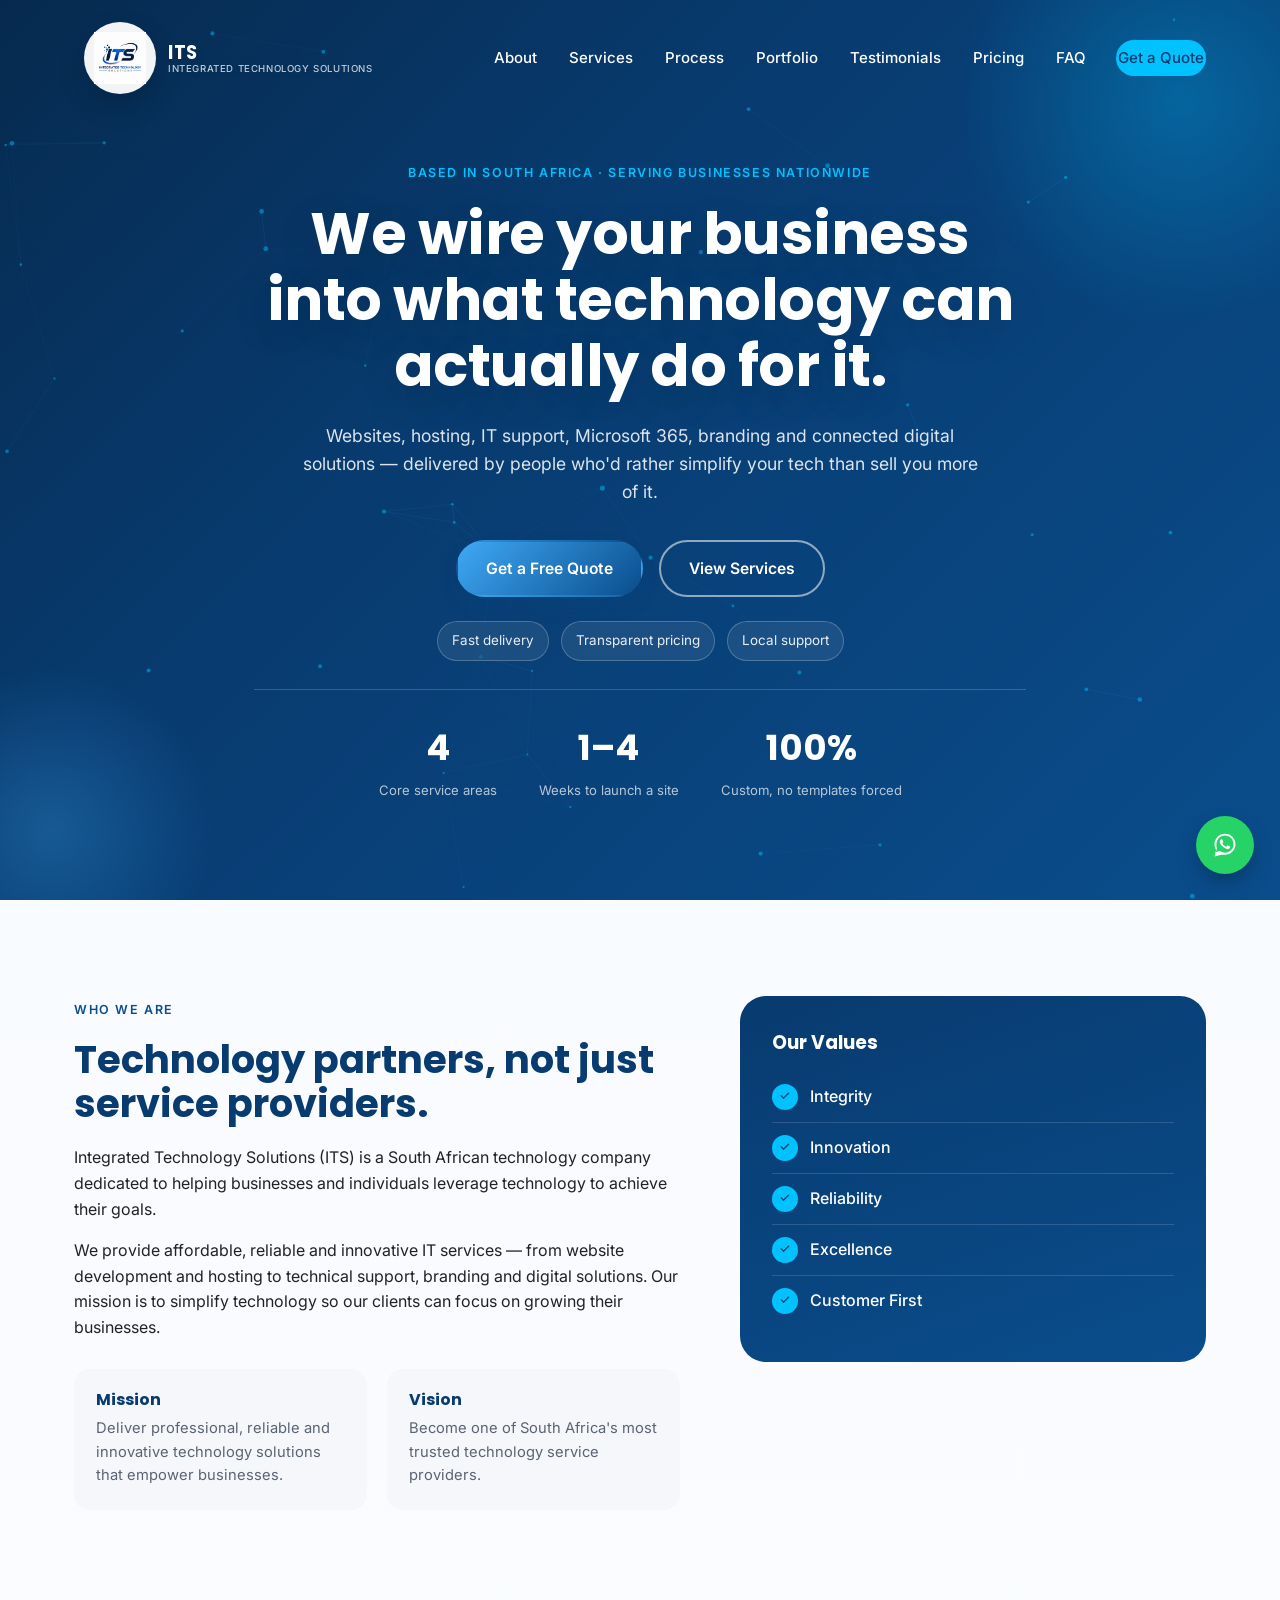
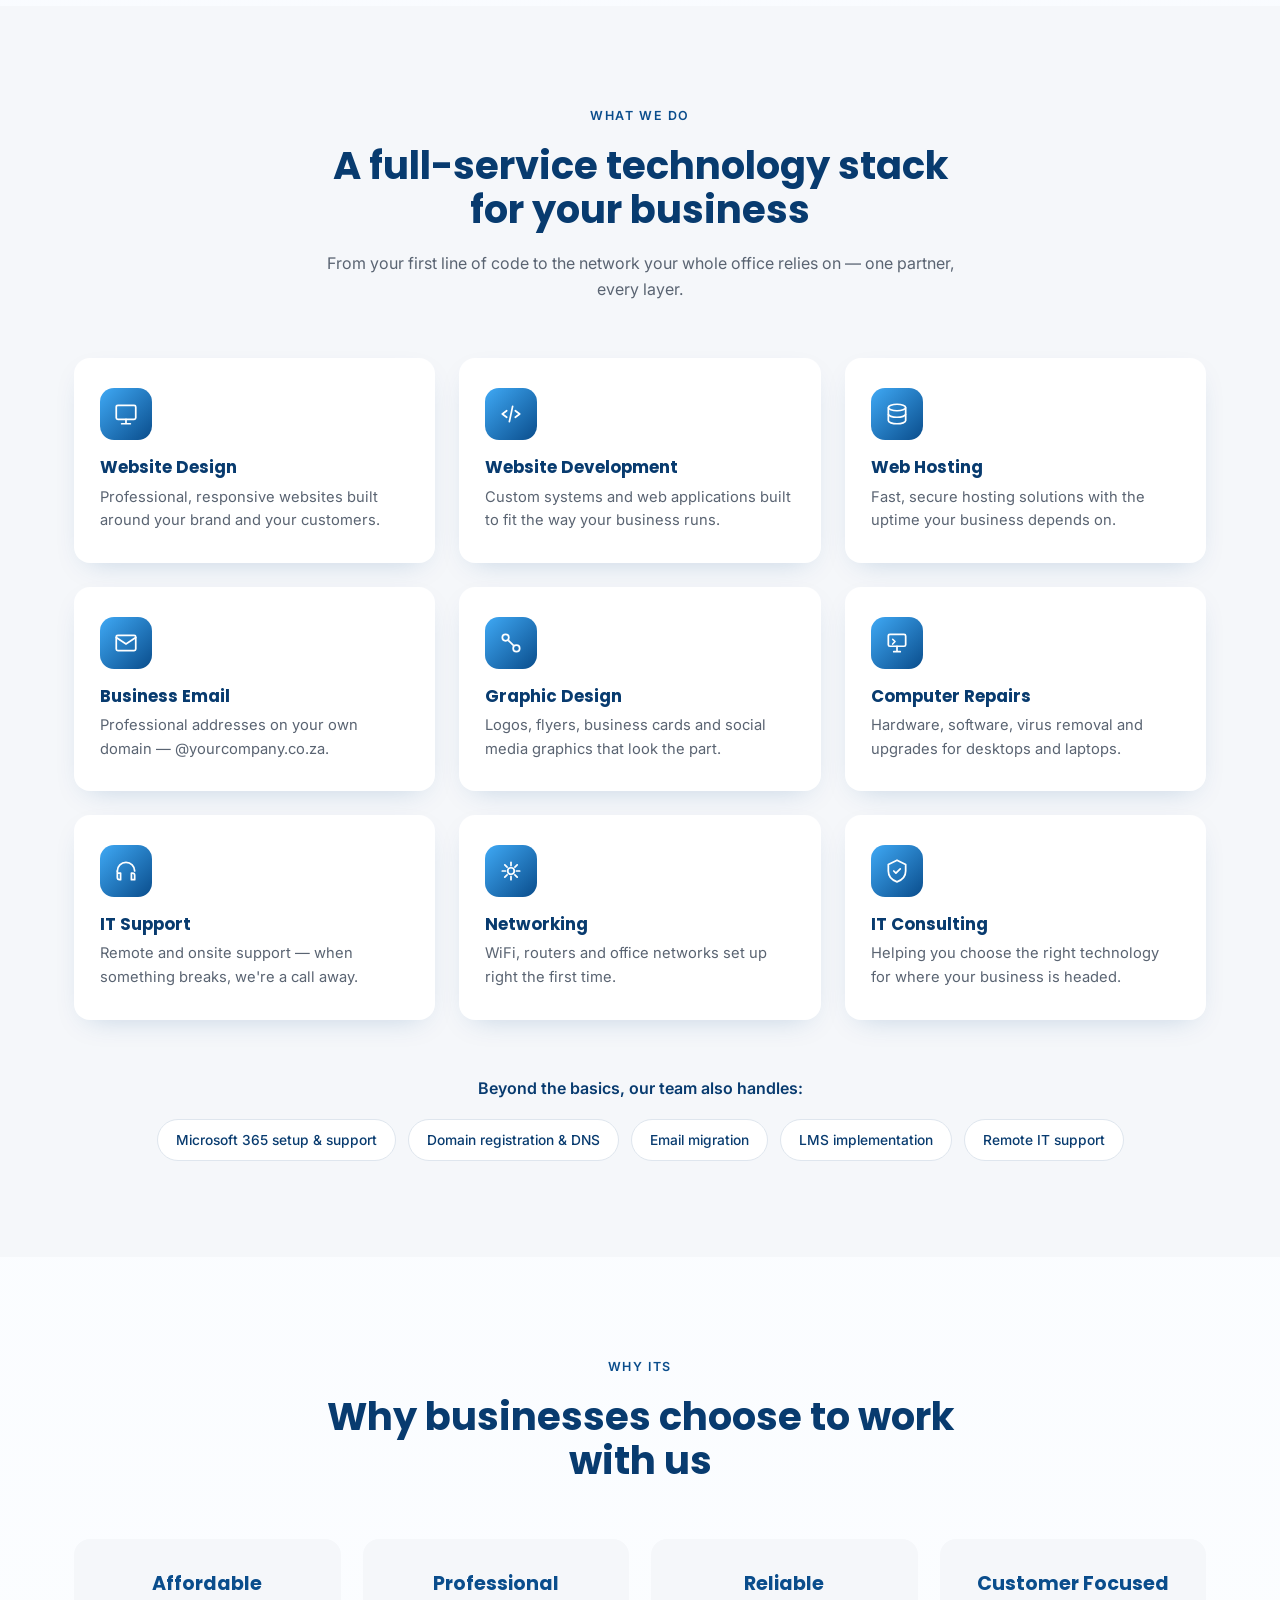
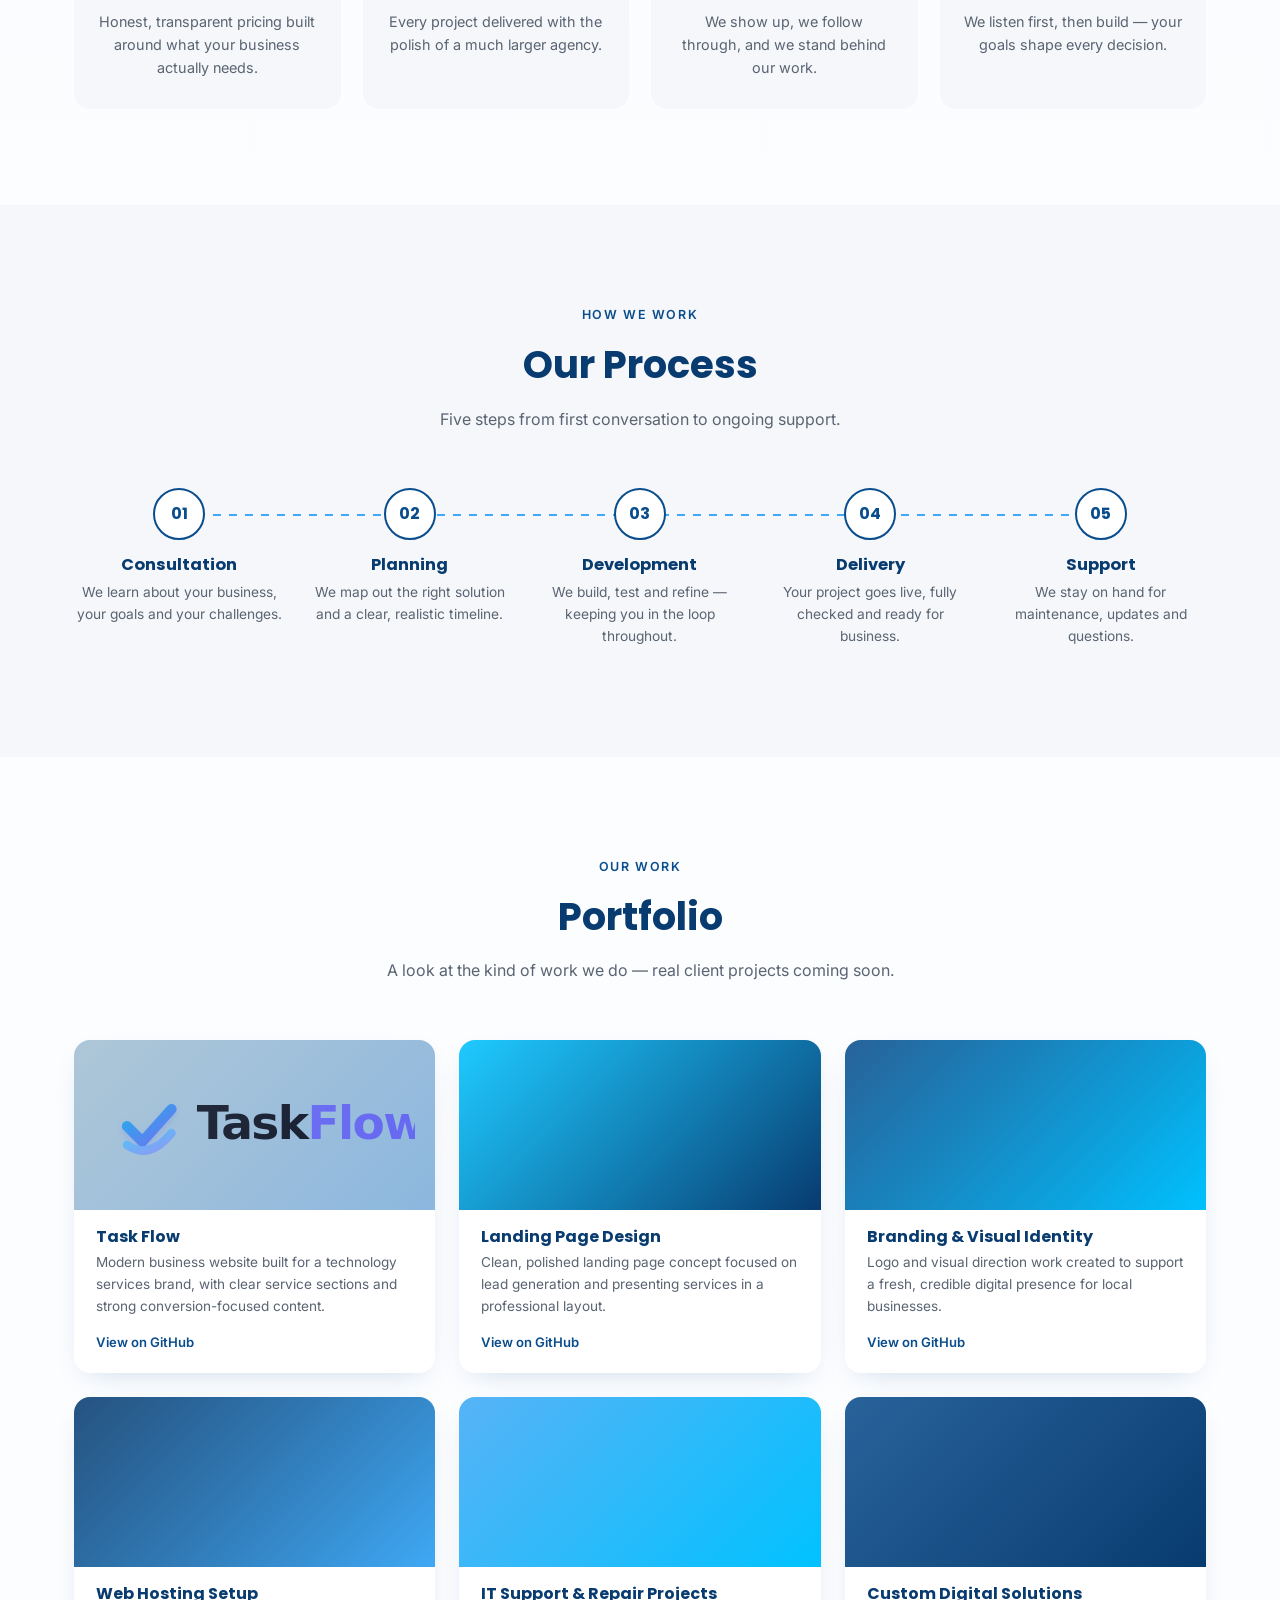
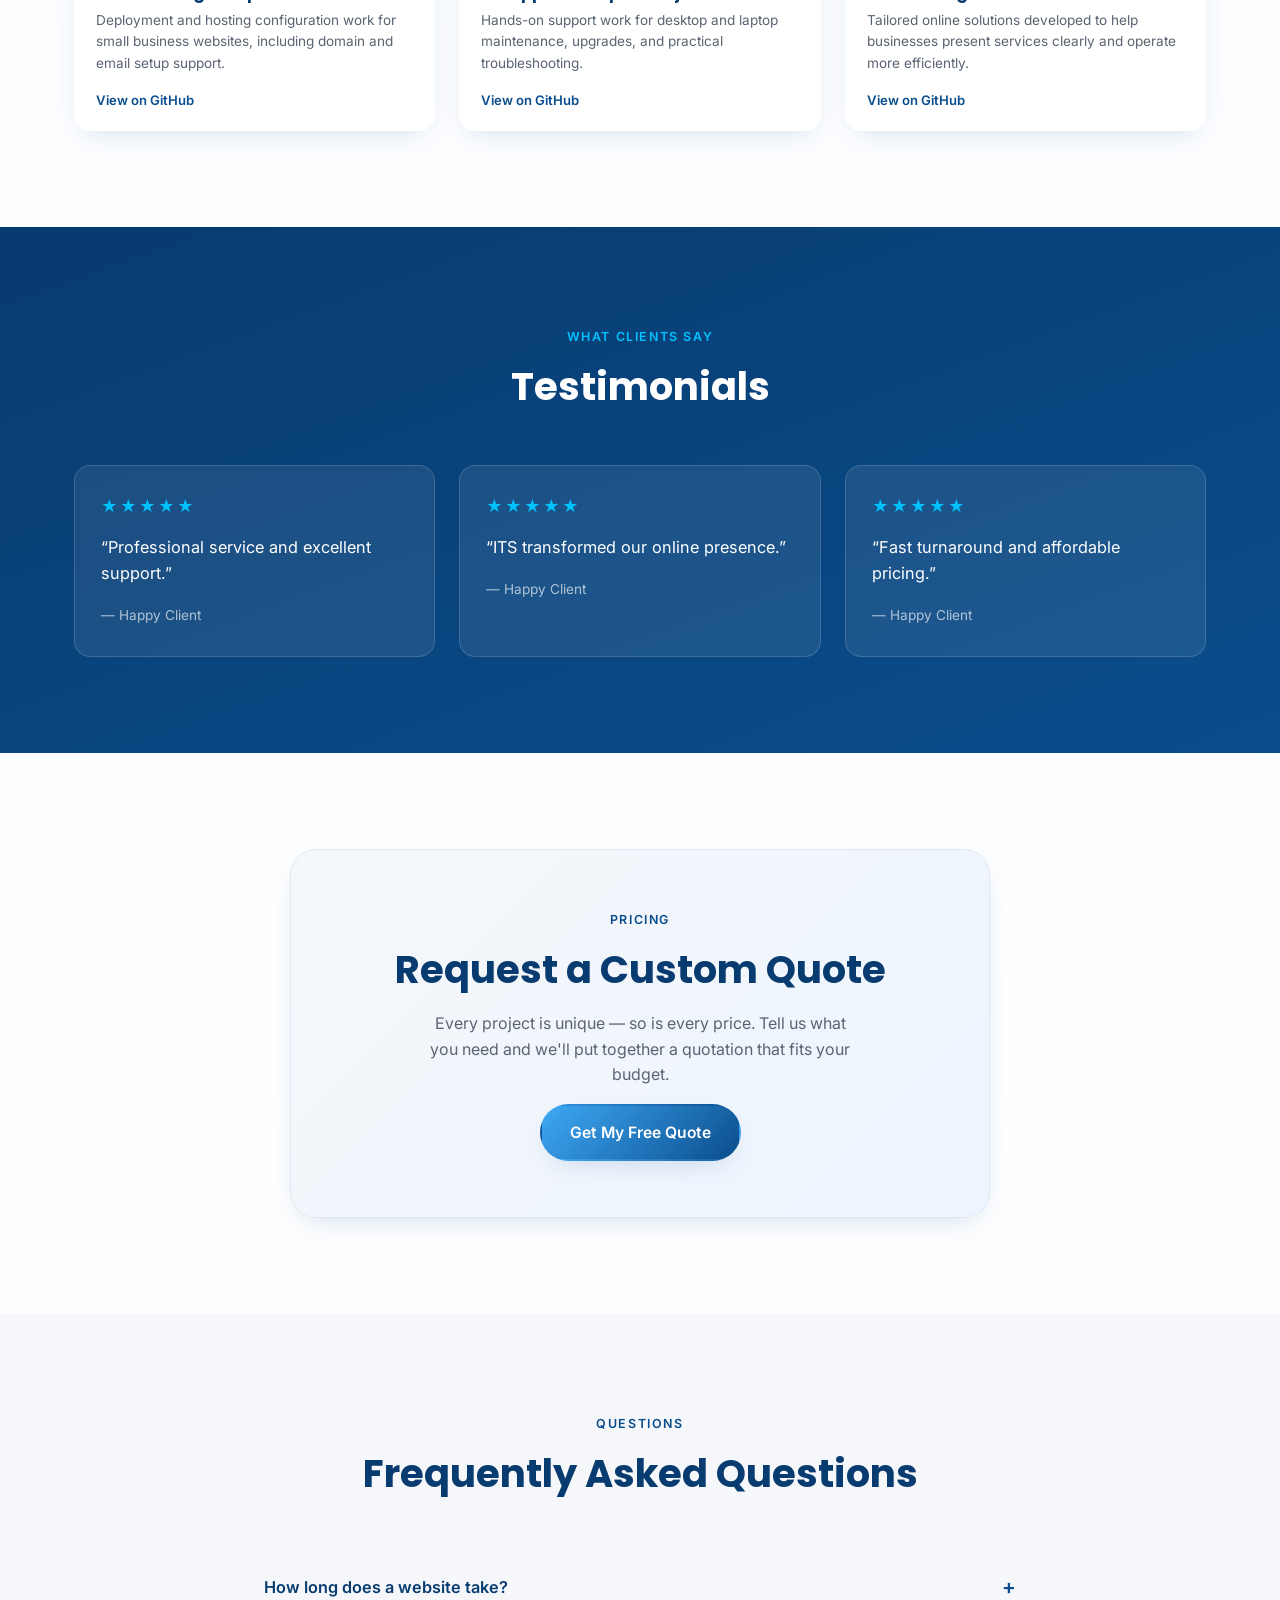
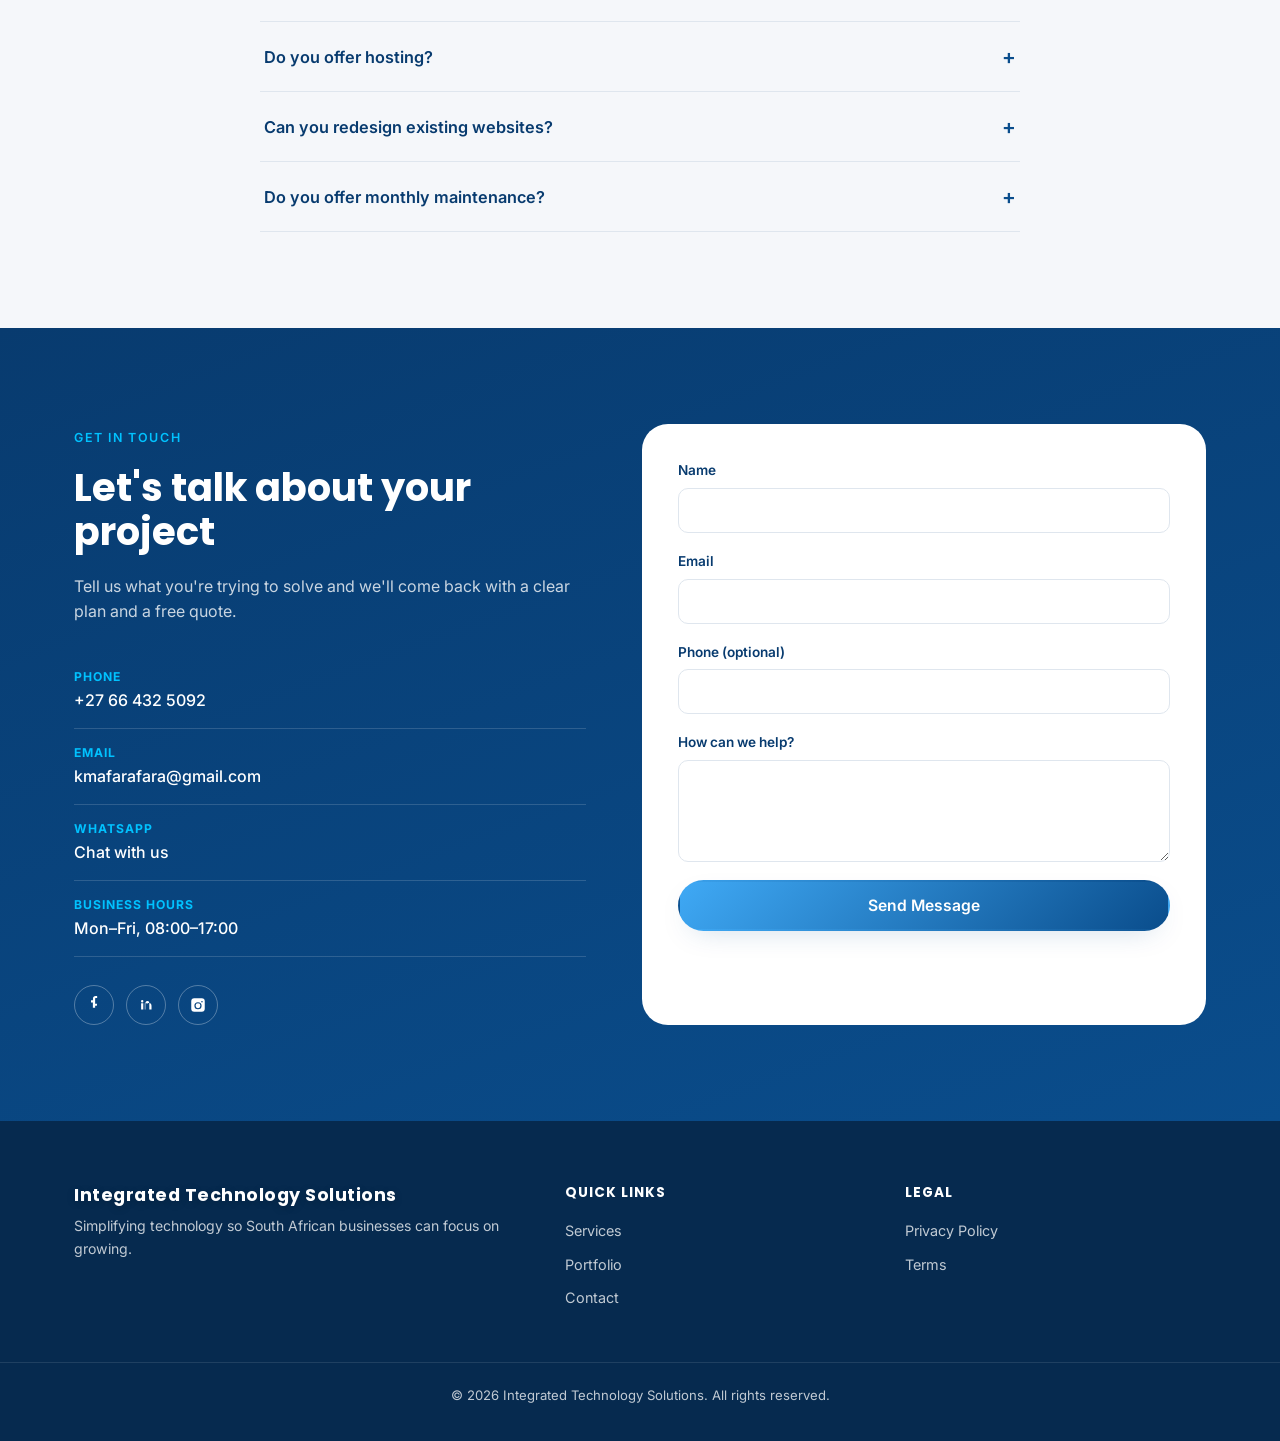
<file: index.html>
<!DOCTYPE html>
<html lang="en">
<head>
<meta charset="UTF-8">
<meta name="viewport" content="width=device-width, initial-scale=1.0">
<title>Integrated Technology Solutions | IT Support, Web &amp; Hosting in South Africa</title>
<meta name="description" content="Integrated Technology Solutions (ITS) provides professional websites, IT support, hosting, Microsoft 365, branding and digital solutions for South African businesses.">
<meta name="keywords" content="IT support South Africa, website design South Africa, web hosting South Africa, Microsoft 365 support, business branding, digital solutions">
<meta name="author" content="Integrated Technology Solutions">
<meta name="robots" content="index,follow,max-image-preview:large,max-snippet:-1,max-video-preview:-1">
<meta name="theme-color" content="#0A4D8C">
<meta name="geo.region" content="ZA">
<meta name="geo.placename" content="South Africa">
<link rel="canonical" href="https://integratedtechnologysolutions.co.za/">
<link rel="sitemap" type="application/xml" href="/sitemap.xml">
<link rel="icon" href="assets/img/its.ico">
<link rel="preconnect" href="https://fonts.googleapis.com">
<link rel="preconnect" href="https://fonts.gstatic.com" crossorigin>
<link href="https://fonts.googleapis.com/css2?family=Poppins:wght@600;700;800&family=Inter:wght@400;500;600&display=swap" rel="stylesheet">
<link rel="stylesheet" href="assets/css/style.css">
<meta property="og:type" content="website">
<meta property="og:locale" content="en_ZA">
<meta property="og:url" content="https://integratedtechnologysolutions.co.za/">
<meta property="og:title" content="Integrated Technology Solutions | IT Support, Web & Hosting in South Africa">
<meta property="og:description" content="Professional websites, IT support, hosting, Microsoft 365, branding and digital solutions for South African businesses.">
<meta property="og:image" content="https://integratedtechnologysolutions.co.za/assets/img/its.png">
<meta property="og:image:alt" content="ITS logo for a South African technology services provider">
<meta property="og:site_name" content="Integrated Technology Solutions">
<meta name="twitter:card" content="summary_large_image">
<meta name="twitter:title" content="Integrated Technology Solutions | IT Support, Web & Hosting in South Africa">
<meta name="twitter:description" content="Professional websites, IT support, hosting, Microsoft 365, branding and digital solutions for South African businesses.">
<meta name="twitter:image" content="https://integratedtechnologysolutions.co.za/assets/img/its.png">
<meta name="twitter:image:alt" content="ITS logo for a South African technology services provider">
<script type="application/ld+json">
{
  "@context": "https://schema.org",
  "@type": "LocalBusiness",
  "name": "Integrated Technology Solutions",
  "legalName": "Integrated Technology Solutions",
  "url": "https://integratedtechnologysolutions.co.za/",
  "description": "Integrated Technology Solutions provides website design, web development, hosting, IT support, Microsoft 365 and branding services for businesses in South Africa.",
  "telephone": "+27-66-432-5092",
  "email": "kmafarafara@gmail.com",
  "address": {
    "@type": "PostalAddress",
    "addressCountry": "ZA",
    "addressRegion": "South Africa"
  },
  "areaServed": ["South Africa"],
  "sameAs": [
    "https://wa.me/27664325092"
  ],
  "openingHoursSpecification": [
    {
      "@type": "OpeningHoursSpecification",
      "dayOfWeek": ["Monday", "Tuesday", "Wednesday", "Thursday", "Friday"],
      "opens": "08:00",
      "closes": "17:00"
    }
  ],
  "priceRange": "$$"
}
</script>
</head>
<body>

<!-- ===== NAV ===== -->
<header class="site-header" id="siteHeader">
  <div class="nav-wrap">
    <a href="#home" class="brand">
      <span class="brand-mark" aria-hidden="true">
        <img src="assets/img/logo.png" alt="ITS logo" width="44" height="44">
      </span>
      <span class="brand-text">ITS<em>Integrated Technology Solutions</em></span>
    </a>

    <nav class="main-nav" id="mainNav" aria-label="Primary">
      <a href="#about">About</a>
      <a href="#services">Services</a>
      <a href="#process">Process</a>
      <a href="#portfolio">Portfolio</a>
      <a href="#testimonials">Testimonials</a>
      <a href="#pricing">Pricing</a>
      <a href="#faq">FAQ</a>
      <a href="#contact" class="nav-cta">Get a Quote</a>
    </nav>

    <button class="nav-toggle" id="navToggle" aria-label="Toggle menu" aria-expanded="false">
      <span></span><span></span><span></span>
    </button>
  </div>
</header>

<main>

<!-- ===== HERO ===== -->
<section class="hero" id="home">
  <canvas id="networkCanvas" aria-hidden="true"></canvas>
  <div class="hero-inner">
    <p class="eyebrow">Based in South Africa · Serving businesses nationwide</p>
    <h1>We wire your business into what technology can actually do for it.</h1>
    <p class="hero-lead">Websites, hosting, IT support, Microsoft&nbsp;365, branding and connected digital solutions &mdash; delivered by people who'd rather simplify your tech than sell you more of it.</p>
    <div class="hero-actions">
      <a href="#contact" class="btn btn-primary">Get a Free Quote</a>
      <a href="#services" class="btn btn-ghost">View Services</a>
    </div>
    <div class="hero-badges" aria-label="Highlights">
      <span>Fast delivery</span>
      <span>Transparent pricing</span>
      <span>Local support</span>
    </div>
    <div class="hero-stats" id="heroStats">
      <div class="stat"><span class="stat-num" data-count="4">0</span><span class="stat-label">Core service areas</span></div>
      <div class="stat"><span class="stat-num" data-count="1" data-suffix="&ndash;4">0</span><span class="stat-label">Weeks to launch a site</span></div>
      <div class="stat"><span class="stat-num" data-count="100" data-suffix="%">0</span><span class="stat-label">Custom, no templates forced</span></div>
    </div>
  </div>
</section>

<!-- ===== ABOUT ===== -->
<section class="section" id="about">
  <div class="container about-grid">
    <div class="about-copy reveal">
      <span class="eyebrow eyebrow-dark">Who we are</span>
      <h2>Technology partners, not just service providers.</h2>
      <p>Integrated Technology Solutions (ITS) is a South African technology company dedicated to helping businesses and individuals leverage technology to achieve their goals.</p>
      <p>We provide affordable, reliable and innovative IT services &mdash; from website development and hosting to technical support, branding and digital solutions. Our mission is to simplify technology so our clients can focus on growing their businesses.</p>

      <div class="mvv">
        <div class="mvv-card">
          <h3>Mission</h3>
          <p>Deliver professional, reliable and innovative technology solutions that empower businesses.</p>
        </div>
        <div class="mvv-card">
          <h3>Vision</h3>
          <p>Become one of South Africa's most trusted technology service providers.</p>
        </div>
      </div>
    </div>

    <div class="values-panel reveal">
      <h3>Our Values</h3>
      <ul class="values-list">
        <li><span class="check">&#10003;</span> Integrity</li>
        <li><span class="check">&#10003;</span> Innovation</li>
        <li><span class="check">&#10003;</span> Reliability</li>
        <li><span class="check">&#10003;</span> Excellence</li>
        <li><span class="check">&#10003;</span> Customer First</li>
      </ul>
    </div>
  </div>
</section>

<!-- ===== SERVICES ===== -->
<section class="section section-alt" id="services">
  <div class="container">
    <div class="section-head reveal">
      <span class="eyebrow eyebrow-dark">What we do</span>
      <h2>A full-service technology stack for your business</h2>
      <p class="section-sub">From your first line of code to the network your whole office relies on &mdash; one partner, every layer.</p>
    </div>

    <div class="services-grid">
      <div class="service-card reveal">
        <div class="service-icon">
          <svg viewBox="0 0 24 24" fill="none"><rect x="3" y="4" width="18" height="13" rx="1.5" stroke="currentColor" stroke-width="1.6"/><path d="M8 21h8M12 17v4" stroke="currentColor" stroke-width="1.6" stroke-linecap="round"/></svg>
        </div>
        <h3>Website Design</h3>
        <p>Professional, responsive websites built around your brand and your customers.</p>
      </div>

      <div class="service-card reveal">
        <div class="service-icon">
          <svg viewBox="0 0 24 24" fill="none"><path d="M8 9l-4 3 4 3M16 9l4 3-4 3M13.5 5l-3 14" stroke="currentColor" stroke-width="1.6" stroke-linecap="round" stroke-linejoin="round"/></svg>
        </div>
        <h3>Website Development</h3>
        <p>Custom systems and web applications built to fit the way your business runs.</p>
      </div>

      <div class="service-card reveal">
        <div class="service-icon">
          <svg viewBox="0 0 24 24" fill="none"><ellipse cx="12" cy="6" rx="8" ry="3" stroke="currentColor" stroke-width="1.6"/><path d="M4 6v12c0 1.7 3.6 3 8 3s8-1.3 8-3V6" stroke="currentColor" stroke-width="1.6"/><path d="M4 12c0 1.7 3.6 3 8 3s8-1.3 8-3" stroke="currentColor" stroke-width="1.6"/></svg>
        </div>
        <h3>Web Hosting</h3>
        <p>Fast, secure hosting solutions with the uptime your business depends on.</p>
      </div>

      <div class="service-card reveal">
        <div class="service-icon">
          <svg viewBox="0 0 24 24" fill="none"><rect x="3" y="5" width="18" height="14" rx="1.5" stroke="currentColor" stroke-width="1.6"/><path d="M3 7l9 6 9-6" stroke="currentColor" stroke-width="1.6" stroke-linecap="round"/></svg>
        </div>
        <h3>Business Email</h3>
        <p>Professional addresses on your own domain &mdash; @yourcompany.co.za.</p>
      </div>

      <div class="service-card reveal">
        <div class="service-icon">
          <svg viewBox="0 0 24 24" fill="none"><circle cx="7" cy="7" r="3" stroke="currentColor" stroke-width="1.6"/><circle cx="17" cy="17" r="3" stroke="currentColor" stroke-width="1.6"/><path d="M9.5 9.5l5 5" stroke="currentColor" stroke-width="1.6"/></svg>
        </div>
        <h3>Graphic Design</h3>
        <p>Logos, flyers, business cards and social media graphics that look the part.</p>
      </div>

      <div class="service-card reveal">
        <div class="service-icon">
          <svg viewBox="0 0 24 24" fill="none"><rect x="4" y="4" width="16" height="11" rx="1.5" stroke="currentColor" stroke-width="1.6"/><path d="M9 20h6M12 15v5" stroke="currentColor" stroke-width="1.6" stroke-linecap="round"/><path d="M8 8.5l2.2 2.2L8 13" stroke="currentColor" stroke-width="1.4" stroke-linecap="round" stroke-linejoin="round"/></svg>
        </div>
        <h3>Computer Repairs</h3>
        <p>Hardware, software, virus removal and upgrades for desktops and laptops.</p>
      </div>

      <div class="service-card reveal">
        <div class="service-icon">
          <svg viewBox="0 0 24 24" fill="none"><path d="M4 12a8 8 0 0116 0" stroke="currentColor" stroke-width="1.6" stroke-linecap="round"/><path d="M4 12v6a2 2 0 002 2h1v-6H4zM17 14h1a2 2 0 012 2v4h-3v-6z" stroke="currentColor" stroke-width="1.6" stroke-linejoin="round"/></svg>
        </div>
        <h3>IT Support</h3>
        <p>Remote and onsite support &mdash; when something breaks, we're a call away.</p>
      </div>

      <div class="service-card reveal">
        <div class="service-icon">
          <svg viewBox="0 0 24 24" fill="none"><circle cx="12" cy="12" r="3" stroke="currentColor" stroke-width="1.6"/><path d="M4 12h3M17 12h3M12 4v3M12 17v3M6.3 6.3l2.1 2.1M15.6 15.6l2.1 2.1M17.7 6.3l-2.1 2.1M8.4 15.6l-2.1 2.1" stroke="currentColor" stroke-width="1.6" stroke-linecap="round"/></svg>
        </div>
        <h3>Networking</h3>
        <p>WiFi, routers and office networks set up right the first time.</p>
      </div>

      <div class="service-card reveal">
        <div class="service-icon">
          <svg viewBox="0 0 24 24" fill="none"><path d="M12 2l8 4v6c0 5-3.4 8.4-8 10-4.6-1.6-8-5-8-10V6l8-4z" stroke="currentColor" stroke-width="1.6" stroke-linejoin="round"/><path d="M9 12l2 2 4-4" stroke="currentColor" stroke-width="1.6" stroke-linecap="round" stroke-linejoin="round"/></svg>
        </div>
        <h3>IT Consulting</h3>
        <p>Helping you choose the right technology for where your business is headed.</p>
      </div>
    </div>

    <div class="specialty-strip reveal">
      <p class="specialty-lead">Beyond the basics, our team also handles:</p>
      <div class="specialty-tags">
        <span>Microsoft 365 setup &amp; support</span>
        <span>Domain registration &amp; DNS</span>
        <span>Email migration</span>
        <span>LMS implementation</span>
        <span>Remote IT support</span>
        <!-- <span>Security monitoring</span> -->
        <!-- <span>Backup &amp; disaster recovery</span> -->
      </div>
    </div>
  </div>
</section>

<!-- ===== WHY CHOOSE US ===== -->
<section class="section" id="why">
  <div class="container">
    <div class="section-head reveal">
      <span class="eyebrow eyebrow-dark">Why ITS</span>
      <h2>Why businesses choose to work with us</h2>
    </div>
    <div class="why-grid">
      <div class="why-card reveal">
        <span class="why-num">Affordable</span>
        <p>Honest, transparent pricing built around what your business actually needs.</p>
      </div>
      <div class="why-card reveal">
        <span class="why-num">Professional</span>
        <p>Every project delivered with the polish of a much larger agency.</p>
      </div>
      <div class="why-card reveal">
        <span class="why-num">Reliable</span>
        <p>We show up, we follow through, and we stand behind our work.</p>
      </div>
      <div class="why-card reveal">
        <span class="why-num">Customer&nbsp;Focused</span>
        <p>We listen first, then build &mdash; your goals shape every decision.</p>
      </div>
    </div>
  </div>
</section>

<!-- ===== PROCESS ===== -->
<section class="section section-alt" id="process">
  <div class="container">
    <div class="section-head reveal">
      <span class="eyebrow eyebrow-dark">How we work</span>
      <h2>Our Process</h2>
      <p class="section-sub">Five steps from first conversation to ongoing support.</p>
    </div>
    <div class="process-track">
      <div class="process-step reveal">
        <span class="step-index">01</span>
        <h3>Consultation</h3>
        <p>We learn about your business, your goals and your challenges.</p>
      </div>
      <div class="process-step reveal">
        <span class="step-index">02</span>
        <h3>Planning</h3>
        <p>We map out the right solution and a clear, realistic timeline.</p>
      </div>
      <div class="process-step reveal">
        <span class="step-index">03</span>
        <h3>Development</h3>
        <p>We build, test and refine &mdash; keeping you in the loop throughout.</p>
      </div>
      <div class="process-step reveal">
        <span class="step-index">04</span>
        <h3>Delivery</h3>
        <p>Your project goes live, fully checked and ready for business.</p>
      </div>
      <div class="process-step reveal">
        <span class="step-index">05</span>
        <h3>Support</h3>
        <p>We stay on hand for maintenance, updates and questions.</p>
      </div>
    </div>
  </div>
</section>

<!-- ===== PORTFOLIO ===== -->
<section class="section" id="portfolio">
  <div class="container">
    <div class="section-head reveal">
      <span class="eyebrow eyebrow-dark">Our work</span>
      <h2>Portfolio</h2>
      <p class="section-sub">A look at the kind of work we do &mdash; real client projects coming soon.</p>
    </div>
    <div class="portfolio-grid">
      <div class="portfolio-card reveal">
        <div class="portfolio-thumb thumb-1" role="img" aria-label="ITS company website project preview">
           <img src="assets/img/logo 1.svg" alt="Project name preview">
        </div>
        <h3>Task Flow</h3>
        <p>Modern business website built for a technology services brand, with clear service sections and strong conversion-focused content.</p>
        <a href="https://kevinj110.github.io/todo-app/" target="_blank" rel="noopener" class="portfolio-link">View on GitHub</a>
      </div>
      <div class="portfolio-card reveal">
        <div class="portfolio-thumb thumb-2" role="img" aria-label="Landing page design project preview"></div>
        <h3>Landing Page Design</h3>
        <p>Clean, polished landing page concept focused on lead generation and presenting services in a professional layout.</p>
        <a href="https://github.com/KevinJ110/ITS" target="_blank" rel="noopener" class="portfolio-link">View on GitHub</a>
      </div>
      <div class="portfolio-card reveal">
        <div class="portfolio-thumb thumb-3" role="img" aria-label="Branding and visual identity project preview"></div>
        <h3>Branding & Visual Identity</h3>
        <p>Logo and visual direction work created to support a fresh, credible digital presence for local businesses.</p>
        <a href="https://github.com/KevinJ110/ITS" target="_blank" rel="noopener" class="portfolio-link">View on GitHub</a>
      </div>
      <div class="portfolio-card reveal">
        <div class="portfolio-thumb thumb-4" role="img" aria-label="Web hosting setup project preview"></div>
        <h3>Web Hosting Setup</h3>
        <p>Deployment and hosting configuration work for small business websites, including domain and email setup support.</p>
        <a href="https://github.com/KevinJ110/ITS" target="_blank" rel="noopener" class="portfolio-link">View on GitHub</a>
      </div>
      <div class="portfolio-card reveal">
        <div class="portfolio-thumb thumb-5" role="img" aria-label="IT support and repair project preview"></div>
        <h3>IT Support & Repair Projects</h3>
        <p>Hands-on support work for desktop and laptop maintenance, upgrades, and practical troubleshooting.</p>
        <a href="https://github.com/KevinJ110/ITS" target="_blank" rel="noopener" class="portfolio-link">View on GitHub</a>
      </div>
      <div class="portfolio-card reveal">
        <div class="portfolio-thumb thumb-6" role="img" aria-label="Custom digital solutions project preview"></div>
        <h3>Custom Digital Solutions</h3>
        <p>Tailored online solutions developed to help businesses present services clearly and operate more efficiently.</p>
        <a href="https://github.com/KevinJ110/ITS" target="_blank" rel="noopener" class="portfolio-link">View on GitHub</a>
      </div>
    </div>
  </div>
</section>

<!-- ===== TESTIMONIALS ===== -->
<section class="section section-dark" id="testimonials">
  <div class="container">
    <div class="section-head reveal">
      <span class="eyebrow">What clients say</span>
      <h2>Testimonials</h2>
    </div>
    <div class="testimonial-grid">
      <div class="testimonial-card reveal">
        <div class="stars">&#9733;&#9733;&#9733;&#9733;&#9733;</div>
        <p>&ldquo;Professional service and excellent support.&rdquo;</p>
        <span class="testimonial-name">&mdash; Happy Client</span>
      </div>
      <div class="testimonial-card reveal">
        <div class="stars">&#9733;&#9733;&#9733;&#9733;&#9733;</div>
        <p>&ldquo;ITS transformed our online presence.&rdquo;</p>
        <span class="testimonial-name">&mdash; Happy Client</span>
      </div>
      <div class="testimonial-card reveal">
        <div class="stars">&#9733;&#9733;&#9733;&#9733;&#9733;</div>
        <p>&ldquo;Fast turnaround and affordable pricing.&rdquo;</p>
        <span class="testimonial-name">&mdash; Happy Client</span>
      </div>
    </div>
  </div>
</section>

<!-- ===== PRICING ===== -->
<section class="section" id="pricing">
  <div class="container">
    <div class="pricing-panel reveal">
      <span class="eyebrow eyebrow-dark">Pricing</span>
      <h2>Request a Custom Quote</h2>
      <p>Every project is unique &mdash; so is every price. Tell us what you need and we'll put together a quotation that fits your budget.</p>
      <a href="#contact" class="btn btn-primary">Get My Free Quote</a>
    </div>
  </div>
</section>

<!-- ===== FAQ ===== -->
<section class="section section-alt" id="faq">
  <div class="container">
    <div class="section-head reveal">
      <span class="eyebrow eyebrow-dark">Questions</span>
      <h2>Frequently Asked Questions</h2>
    </div>
    <div class="faq-list reveal">
      <div class="faq-item">
        <button class="faq-q" aria-expanded="false">
          How long does a website take?
          <span class="faq-icon">+</span>
        </button>
        <div class="faq-a"><p>Usually between 1&ndash;4 weeks, depending on scope.</p></div>
      </div>
      <div class="faq-item">
        <button class="faq-q" aria-expanded="false">
          Do you offer hosting?
          <span class="faq-icon">+</span>
        </button>
        <div class="faq-a"><p>Yes &mdash; fast, secure hosting for every site we build.</p></div>
      </div>
      <div class="faq-item">
        <button class="faq-q" aria-expanded="false">
          Can you redesign existing websites?
          <span class="faq-icon">+</span>
        </button>
        <div class="faq-a"><p>Absolutely &mdash; we can rebuild or refresh what you already have.</p></div>
      </div>
      <div class="faq-item">
        <button class="faq-q" aria-expanded="false">
          Do you offer monthly maintenance?
          <span class="faq-icon">+</span>
        </button>
        <div class="faq-a"><p>Yes, ongoing maintenance and support plans are available.</p></div>
      </div>
    </div>
  </div>
</section>

<!-- ===== CONTACT ===== -->
<section class="section section-dark" id="contact">
  <div class="container contact-grid">
    <div class="contact-info reveal">
      <span class="eyebrow">Get in touch</span>
      <h2>Let's talk about your project</h2>
      <p>Tell us what you're trying to solve and we'll come back with a clear plan and a free quote.</p>

      <ul class="contact-details">
        <li><strong>Phone</strong><a href="tel:+27664325092">+27 66 432 5092</a></li>
        <li><strong>Email</strong><a href="mailto:kmafarafara@gmail.com">kmafarafara@gmail.com</a></li>
        <li><strong>WhatsApp</strong><a href="https://wa.me/27664325092" target="_blank" rel="noopener">Chat with us</a></li>
        <li><strong>Business Hours</strong><span>Mon&ndash;Fri, 08:00&ndash;17:00</span></li>
      </ul>

      <div class="social-row">
        <a href="#" aria-label="Facebook">
          <svg viewBox="0 0 24 24" aria-hidden="true">
            <path d="M13.5 20v-7h2.3l.3-2.7h-2.6V3.9c0-.8.2-1.3 1.3-1.3h1.4V.1c-.2 0-1.1-.1-2.1-.1-2.1 0-3.5 1.3-3.5 3.7v2.1H8v2.7h2.5v7h3Z"/>
          </svg>
        </a>
        <a href="#" aria-label="LinkedIn">
          <svg viewBox="0 0 24 24" aria-hidden="true">
            <path d="M6.94 8.5A1.56 1.56 0 1 0 6.94 5.38a1.56 1.56 0 0 0 0 3.12ZM5.5 9.75h2.88V18H5.5zM10.4 9.75h2.76v1.12h.04c.38-.72 1.32-1.48 2.72-1.48 2.9 0 3.44 1.91 3.44 4.39V18H16.4v-7.3c0-1.74-.03-3.98-2.43-3.98-2.43 0-2.8 1.9-2.8 3.85V18H10.4z"/>
          </svg>
        </a>
        <a href="#" aria-label="Instagram">
          <svg viewBox="0 0 24 24" aria-hidden="true">
            <path d="M7 3h10a4 4 0 0 1 4 4v10a4 4 0 0 1-4 4H7a4 4 0 0 1-4-4V7a4 4 0 0 1 4-4Zm5 5.2A4.8 4.8 0 1 0 16.8 13 4.8 4.8 0 0 0 12 8.2Zm0 1.6A3.2 3.2 0 1 1 8.8 13 3.2 3.2 0 0 1 12 9.8Zm5.3-3.2a1.1 1.1 0 1 0 1.1 1.1 1.1 1.1 0 0 0-1.1-1.1Z"/>
          </svg>
        </a>
      </div>
    </div>

    <form class="contact-form reveal" id="contactForm" novalidate>
      <div class="form-row">
        <label for="name">Name</label>
        <input type="text" id="name" name="name" required>
        <span class="form-error" data-for="name">Please enter your name.</span>
      </div>
      <div class="form-row">
        <label for="email">Email</label>
        <input type="email" id="email" name="email" required>
        <span class="form-error" data-for="email">Please enter a valid email.</span>
      </div>
      <div class="form-row">
        <label for="phone">Phone (optional)</label>
        <input type="tel" id="phone" name="phone">
      </div>
      <div class="form-row">
        <label for="message">How can we help?</label>
        <textarea id="message" name="message" rows="4" required></textarea>
        <span class="form-error" data-for="message">Please tell us a bit about your project.</span>
      </div>
      <button type="submit" class="btn btn-primary btn-block">Send Message</button>
      <p class="form-success" id="formSuccess" role="status">Thanks &mdash; your message has been noted. We'll be in touch shortly.</p>
    </form>
  </div>
</section>

</main>

<!-- ===== FOOTER ===== -->
<footer class="site-footer">
  <div class="container footer-grid">
    <div>
      <span class="brand-text footer-brand">Integrated Technology Solutions</span>
      <p>Simplifying technology so South African businesses can focus on growing.</p>
    </div>
    <div>
      <h4>Quick Links</h4>
      <a href="#services">Services</a>
      <a href="#portfolio">Portfolio</a>
      <a href="#contact">Contact</a>
    </div>
    <div>
      <h4>Legal</h4>
      <a href="#">Privacy Policy</a>
      <a href="#">Terms</a>
    </div>
  </div>
  <div class="footer-bottom">
    <p>&copy; 2026 Integrated Technology Solutions. All rights reserved.</p>
  </div>
</footer>

<!-- ===== FLOATING WHATSAPP ===== -->
<a href="https://wa.me/27664325092" class="whatsapp-float" target="_blank" rel="noopener" aria-label="Chat on WhatsApp">
  <svg viewBox="0 0 32 32" width="28" height="28" fill="currentColor"><path d="M16.001 3C9.373 3 4 8.373 4 15c0 2.386.699 4.611 1.902 6.482L4 29l7.706-1.874A11.94 11.94 0 0016.001 27C22.628 27 28 21.627 28 15S22.628 3 16.001 3zm0 21.75c-1.988 0-3.85-.57-5.418-1.554l-.388-.242-4.575 1.113 1.15-4.46-.253-.393A9.71 9.71 0 016.25 15c0-5.376 4.375-9.75 9.751-9.75S25.75 9.624 25.75 15 21.377 24.75 16.001 24.75zm5.354-7.312c-.294-.147-1.737-.858-2.006-.956-.269-.098-.465-.147-.66.147-.196.294-.758.955-.929 1.152-.171.196-.343.22-.637.073-.294-.147-1.24-.457-2.362-1.457-.873-.779-1.463-1.741-1.634-2.035-.171-.294-.018-.453.129-.6.132-.132.294-.343.44-.514.148-.171.196-.294.294-.49.098-.196.049-.367-.024-.514-.073-.147-.66-1.59-.904-2.178-.238-.573-.48-.495-.66-.504-.171-.008-.367-.01-.563-.01s-.514.073-.783.367c-.269.294-1.026 1.002-1.026 2.444s1.051 2.836 1.198 3.032c.147.196 2.07 3.16 5.016 4.432.701.303 1.248.484 1.674.62.703.224 1.343.192 1.849.117.564-.084 1.737-.71 1.982-1.395.245-.685.245-1.272.171-1.395-.073-.123-.269-.196-.563-.343z"/></svg>
</a>

<script src="assets/js/script.js"></script>
</body>
</html>
</file>
<file: assets/css/style.css>
/* =========================================================
   Integrated Technology Solutions — Design tokens
   Colour: Primary #0A4D8C · Dark #083B6F · Light Blue #3FA9F5
           Accent #00C2FF · Grey #F5F7FA · Text #222222
   Type: Poppins (display) / Inter (body)
   ========================================================= */

:root{
  --primary:#0A4D8C;
  --primary-dark:#083B6F;
  --light-blue:#3FA9F5;
  --accent:#00C2FF;
  --white:#FFFFFF;
  --grey:#F5F7FA;
  --text:#222222;
  --text-soft:#5A6472;

  --font-head:'Poppins', sans-serif;
  --font-body:'Inter', sans-serif;

  --radius-sm:10px;
  --radius-md:16px;
  --radius-lg:26px;

  --shadow-card:0 10px 30px -14px rgba(10,77,140,.25);
  --shadow-hover:0 20px 40px -14px rgba(10,77,140,.35);

  --ease:cubic-bezier(.22,1,.36,1);
}

*{box-sizing:border-box;}
html{scroll-behavior:smooth; scroll-padding-top:100px;}
@media (prefers-reduced-motion: reduce){
  html{scroll-behavior:auto;}
  *{animation-duration:.001ms !important; animation-iteration-count:1 !important; transition-duration:.001ms !important;}
}

body{
  margin:0;
  font-family:var(--font-body);
  color:var(--text);
  background:linear-gradient(180deg, #f8fbff 0%, var(--white) 100%);
  line-height:1.6;
  -webkit-font-smoothing:antialiased;
}

h1,h2,h3,h4{
  font-family:var(--font-head);
  font-weight:700;
  line-height:1.15;
  margin:0 0 .5em;
  color:var(--primary-dark);
}

p{margin:0 0 1em;}
a{color:inherit; text-decoration:none;}
img{max-width:100%; display:block;}
ul{list-style:none; margin:0; padding:0;}
button{font-family:inherit;}

.container{
  max-width:1180px;
  margin:0 auto;
  padding:0 24px;
}

:focus-visible{
  outline:3px solid var(--accent);
  outline-offset:2px;
}

/* ---------- Buttons ---------- */
.btn{
  display:inline-flex;
  align-items:center;
  justify-content:center;
  gap:8px;
  padding:14px 28px;
  border-radius:999px;
  font-weight:600;
  font-size:.98rem;
  border:2px solid transparent;
  cursor:pointer;
  transition:transform .25s var(--ease), box-shadow .25s var(--ease), background .25s var(--ease), color .25s var(--ease);
}
.btn-primary{
  background:linear-gradient(135deg, var(--light-blue), var(--primary));
  color:var(--white);
  box-shadow:var(--shadow-card);
}
.btn-primary:hover{
  transform:translateY(-2px);
  box-shadow:var(--shadow-hover);
}
.btn-ghost{
  background:transparent;
  border-color:rgba(255,255,255,.55);
  color:var(--white);
}
.btn-ghost:hover{
  background:rgba(255,255,255,.12);
  transform:translateY(-2px);
}
.btn-block{width:100%;}

/* ---------- Header / Nav ---------- */
.site-header{
  position:fixed;
  top:0; left:0; right:0;
  z-index:100;
  padding:16px 0;
  transition:background .3s var(--ease), padding .3s var(--ease), box-shadow .3s var(--ease);
}
.site-header.scrolled{
  background:rgba(255,255,255,.92);
  backdrop-filter:blur(10px);
  padding:10px 0;
  box-shadow:0 6px 24px -10px rgba(10,20,40,.15);
}
.nav-wrap{
  max-width:1180px;
  margin:0 auto;
  padding:0 24px;
  display:flex;
  align-items:center;
  justify-content:space-between;
  gap:20px;
}
.brand{
  display:flex;
  align-items:center;
  gap:12px;
  color:var(--white);
  transition:color .3s var(--ease);
  padding:6px 10px;
  border-radius:999px;
}
.site-header.scrolled .brand{color:var(--primary-dark);}
.brand-mark{
  color:var(--accent);
  display:flex;
  align-items:center;
  justify-content:center;
  flex-shrink:0;
  width:72px;
  height:72px;
  padding:10px;
  border-radius:50%;
  background:rgba(255,255,255,.95);
  box-shadow:0 12px 28px rgba(0,0,0,.16);
}
.brand-mark img{
  width:100%;
  height:100%;
  object-fit:contain;
  display:block;
}
.brand-text{
  font-family:var(--font-head);
  font-weight:700;
  font-size:1.15rem;
  letter-spacing:.5px;
  display:flex;
  flex-direction:column;
  line-height:1.15;
  text-shadow:0 2px 8px rgba(0,0,0,.2);
}
.brand-text em{
  font-style:normal;
  font-family:var(--font-body);
  font-weight:500;
  font-size:.6rem;
  letter-spacing:.6px;
  text-transform:uppercase;
  opacity:.75;
}
.main-nav{
  display:flex;
  align-items:center;
  gap:28px;
}
.main-nav a{
  color:var(--white);
  font-size:.94rem;
  font-weight:500;
  position:relative;
  padding:6px 2px;
  transition:color .3s var(--ease);
}
.site-header.scrolled .main-nav a{color:var(--text);}
.main-nav a:not(.nav-cta)::after{
  content:'';
  position:absolute;
  left:0; bottom:0;
  width:0; height:2px;
  background:var(--accent);
  transition:width .25s var(--ease);
}
.main-nav a:not(.nav-cta):hover::after{width:100%;}
.nav-cta{
  background:var(--accent);
  color:var(--primary-dark) !important;
  padding:10px 20px;
  border-radius:999px;
  font-weight:600;
}
.nav-cta:hover{background:var(--white);}

.nav-toggle{
  display:none;
  flex-direction:column;
  gap:5px;
  background:none;
  border:none;
  cursor:pointer;
  padding:6px;
}
.nav-toggle span{
  width:24px; height:2px;
  background:var(--white);
  transition:.3s var(--ease);
}
.site-header.scrolled .nav-toggle span{background:var(--primary-dark);}

/* ---------- Hero ---------- */
.hero{
  position:relative;
  min-height:100vh;
  display:flex;
  align-items:center;
  background:linear-gradient(135deg, #062a4f 0%, var(--primary-dark) 38%, var(--primary) 100%);
  overflow:hidden;
  padding:140px 0 80px;
}
.hero::before,
.hero::after{
  content:'';
  position:absolute;
  inset:auto;
  border-radius:50%;
  filter:blur(8px);
  opacity:.28;
  pointer-events:none;
}
.hero::before{
  width:440px;
  height:440px;
  right:-120px;
  top:-120px;
  background:radial-gradient(circle, var(--accent) 0%, transparent 72%);
}
.hero::after{
  width:320px;
  height:320px;
  left:-110px;
  bottom:-90px;
  background:radial-gradient(circle, #3FA9F5 0%, transparent 72%);
}
#networkCanvas{
  position:absolute;
  inset:0;
  width:100%;
  height:100%;
  opacity:.55;
}
.hero-inner{
  position:relative;
  z-index:2;
  max-width:820px;
  margin:0 auto;
  padding:0 24px;
  text-align:center;
  color:var(--white);
}
.eyebrow{
  display:inline-block;
  font-size:.78rem;
  font-weight:600;
  letter-spacing:1.6px;
  text-transform:uppercase;
  color:var(--accent);
  margin-bottom:18px;
}
.eyebrow-dark{color:var(--primary);}
.hero h1{
  color:var(--white);
  font-size:clamp(2.1rem, 5vw, 3.6rem);
  margin-bottom:22px;
  letter-spacing:-.5px;
  text-shadow:0 12px 40px rgba(0,0,0,.16);
}
.hero-lead{
  font-size:1.1rem;
  color:rgba(255,255,255,.86);
  max-width:680px;
  margin:0 auto 34px;
}
.hero-actions{
  display:flex;
  gap:16px;
  justify-content:center;
  flex-wrap:wrap;
  margin-bottom:24px;
}
.hero-badges{
  display:flex;
  justify-content:center;
  gap:12px;
  flex-wrap:wrap;
  margin-bottom:28px;
}
.hero-badges span{
  padding:8px 14px;
  border:1px solid rgba(255,255,255,.22);
  border-radius:999px;
  background:rgba(255,255,255,.08);
  backdrop-filter:blur(10px);
  font-size:.84rem;
  color:rgba(255,255,255,.9);
}
.hero-stats{
  display:flex;
  justify-content:center;
  gap:42px;
  flex-wrap:wrap;
  border-top:1px solid rgba(255,255,255,.18);
  padding-top:30px;
}
.stat{display:flex; flex-direction:column;}
.stat-num{
  font-family:var(--font-head);
  font-weight:700;
  font-size:2.2rem;
  color:var(--white);
}
.stat-label{
  font-size:.82rem;
  color:rgba(255,255,255,.7);
  margin-top:4px;
}

/* ---------- Sections ---------- */
.section{padding:96px 0;}
.section-alt{background:var(--grey);}
.section-dark{
  background:linear-gradient(160deg, var(--primary-dark), var(--primary));
  color:rgba(255,255,255,.9);
}
.section-dark h2, .section-dark h3{color:var(--white);}
.section-head{
  max-width:640px;
  margin:0 auto 56px;
  text-align:center;
}
.section-sub{color:var(--text-soft);}
.section-dark .section-sub{color:rgba(255,255,255,.75);}
.section h2{font-size:clamp(1.8rem, 3.4vw, 2.4rem);}

/* reveal on scroll */
.reveal{
  opacity:0;
  transform:translateY(28px);
  transition:opacity .7s var(--ease), transform .7s var(--ease);
}
.reveal.is-visible{opacity:1; transform:none;}

/* ---------- About ---------- */
.about-grid{
  display:grid;
  grid-template-columns:1.3fr 1fr;
  gap:60px;
  align-items:start;
}
.mvv{
  display:grid;
  grid-template-columns:1fr 1fr;
  gap:20px;
  margin-top:28px;
}
.mvv-card{
  background:var(--grey);
  border-radius:var(--radius-md);
  padding:22px;
}
.mvv-card h3{font-size:1rem; margin-bottom:8px;}
.mvv-card p{font-size:.92rem; color:var(--text-soft); margin:0;}

.values-panel{
  background:linear-gradient(160deg, var(--primary-dark), var(--primary));
  border-radius:var(--radius-lg);
  padding:36px 32px;
  color:var(--white);
}
.values-panel h3{color:var(--white); margin-bottom:18px;}
.values-list li{
  display:flex;
  align-items:center;
  gap:12px;
  padding:12px 0;
  border-bottom:1px solid rgba(255,255,255,.14);
  font-weight:500;
}
.values-list li:last-child{border-bottom:none;}
.check{
  width:26px; height:26px;
  border-radius:50%;
  background:var(--accent);
  color:var(--primary-dark);
  display:flex; align-items:center; justify-content:center;
  font-size:.8rem;
  flex-shrink:0;
}

/* ---------- Services ---------- */
.services-grid{
  display:grid;
  grid-template-columns:repeat(3, 1fr);
  gap:24px;
}
.service-card{
  background:var(--white);
  border-radius:var(--radius-md);
  padding:30px 26px;
  box-shadow:var(--shadow-card);
  transition:transform .3s var(--ease), box-shadow .3s var(--ease);
}
.service-card:hover{
  transform:translateY(-6px);
  box-shadow:var(--shadow-hover);
}
.service-card:hover .service-icon{
  transform:scale(1.05);
}
.service-icon{
  width:52px; height:52px;
  border-radius:14px;
  background:linear-gradient(135deg, var(--light-blue), var(--primary));
  color:var(--white);
  display:flex; align-items:center; justify-content:center;
  margin-bottom:18px;
}
.service-icon svg{width:26px; height:26px;}
.service-card h3{font-size:1.05rem; margin-bottom:8px;}
.service-card p{font-size:.92rem; color:var(--text-soft); margin:0;}

.specialty-strip{
  margin-top:56px;
  text-align:center;
}
.specialty-lead{
  font-weight:600;
  color:var(--primary-dark);
  margin-bottom:18px;
}
.specialty-tags{
  display:flex;
  flex-wrap:wrap;
  justify-content:center;
  gap:12px;
}
.specialty-tags span{
  background:var(--white);
  border:1px solid #dfe6ee;
  padding:9px 18px;
  border-radius:999px;
  font-size:.86rem;
  color:var(--primary-dark);
  font-weight:500;
}

/* ---------- Why choose ---------- */
.why-grid{
  display:grid;
  grid-template-columns:repeat(4, 1fr);
  gap:22px;
}
.why-card{
  padding:30px 24px;
  border-radius:var(--radius-md);
  background:var(--grey);
  text-align:center;
  transition:transform .3s var(--ease), background .3s var(--ease);
}
.why-card:hover{
  transform:translateY(-6px);
  background:linear-gradient(160deg, var(--primary-dark), var(--primary));
}
.why-card:hover .why-num, .why-card:hover p{color:var(--white);}
.why-num{
  display:block;
  font-family:var(--font-head);
  font-weight:700;
  font-size:1.2rem;
  color:var(--primary);
  margin-bottom:10px;
  transition:color .3s var(--ease);
}
.why-card p{
  font-size:.9rem;
  color:var(--text-soft);
  margin:0;
  transition:color .3s var(--ease);
}

/* ---------- Process ---------- */
.process-track{
  display:grid;
  grid-template-columns:repeat(5, 1fr);
  gap:20px;
  position:relative;
}
.process-track::before{
  content:'';
  position:absolute;
  top:26px; left:8%; right:8%;
  height:2px;
  background:repeating-linear-gradient(90deg, var(--light-blue) 0 8px, transparent 8px 16px);
  z-index:0;
}
.process-step{
  position:relative;
  z-index:1;
  text-align:center;
}
.step-index{
  display:inline-flex;
  align-items:center;
  justify-content:center;
  width:52px; height:52px;
  border-radius:50%;
  background:var(--white);
  border:2px solid var(--primary);
  color:var(--primary);
  font-family:var(--font-head);
  font-weight:700;
  margin-bottom:16px;
}
.process-step h3{font-size:1.02rem; margin-bottom:6px;}
.process-step p{font-size:.86rem; color:var(--text-soft);}

/* ---------- Portfolio ---------- */
.portfolio-grid{
  display:grid;
  grid-template-columns:repeat(3, 1fr);
  gap:24px;
}
.portfolio-card{
  border-radius:var(--radius-md);
  overflow:hidden;
  background:var(--white);
  box-shadow:var(--shadow-card);
  transition:transform .3s var(--ease);
}
.portfolio-card:hover{transform:translateY(-6px);}
.portfolio-thumb{
  height:170px;
  background-size:cover;
  background-position:center;
  display:flex;
  align-items:center;
  justify-content:center;
  padding:20px;
  position:relative;
  overflow:hidden;
}
.portfolio-thumb::before{
  content:'';
  position:absolute;
  inset:0;
  background:linear-gradient(135deg, rgba(255,255,255,.12), rgba(255,255,255,0));
  pointer-events:none;
}
.thumb-1{background:linear-gradient(135deg,#a3bfd2,#8cb7df);}
.thumb-2{background:linear-gradient(135deg,#00C2FF,#083B6F);}
.thumb-3{background:linear-gradient(135deg,#0A4D8C,#00C2FF);}
.thumb-4{background:linear-gradient(135deg,#083B6F,#3FA9F5);}
.thumb-5{background:linear-gradient(135deg,#3FA9F5,#00C2FF);}
.thumb-6{background:linear-gradient(135deg,#0A4D8C,#083B6F);}
.portfolio-card h3{font-size:1rem; margin:18px 22px 6px;}
.portfolio-card p{font-size:.85rem; color:var(--text-soft); margin:0 22px 12px;}
.portfolio-link{
  display:inline-flex;
  align-items:center;
  margin:0 22px 20px;
  font-size:.82rem;
  font-weight:600;
  color:var(--primary);
}
.portfolio-link:hover{color:var(--accent);}

/* ---------- Testimonials ---------- */
.testimonial-grid{
  display:grid;
  grid-template-columns:repeat(3, 1fr);
  gap:24px;
}
.testimonial-card{
  background:rgba(255,255,255,.08);
  border:1px solid rgba(255,255,255,.15);
  border-radius:var(--radius-md);
  padding:28px 26px;
}
.stars{color:var(--accent); letter-spacing:2px; margin-bottom:14px;}
.testimonial-card p{font-size:1.02rem; color:var(--white);}
.testimonial-name{font-size:.85rem; color:rgba(255,255,255,.65);}

/* ---------- Pricing ---------- */
.pricing-panel{
  max-width:700px;
  margin:0 auto;
  text-align:center;
  background:linear-gradient(135deg, var(--grey) 0%, #edf5ff 100%);
  border:1px solid #dfe8f2;
  border-radius:var(--radius-lg);
  padding:56px 40px;
  box-shadow:var(--shadow-card);
}
.pricing-panel p{color:var(--text-soft); max-width:440px; margin-left:auto; margin-right:auto;}

/* ---------- FAQ ---------- */
.faq-list{max-width:760px; margin:0 auto;}
.faq-item{
  border-bottom:1px solid #dfe6ee;
}
.faq-q{
  width:100%;
  display:flex;
  align-items:center;
  justify-content:space-between;
  background:none;
  border:none;
  text-align:left;
  padding:22px 4px;
  font-size:1.02rem;
  font-weight:600;
  color:var(--primary-dark);
  cursor:pointer;
}
.faq-icon{
  font-size:1.3rem;
  color:var(--primary);
  transition:transform .3s var(--ease);
}
.faq-item.open .faq-icon{transform:rotate(45deg);}
.faq-a{
  max-height:0;
  overflow:hidden;
  transition:max-height .35s var(--ease);
}
.faq-a p{padding:0 4px 20px; color:var(--text-soft);}
.faq-item.open .faq-a{max-height:200px;}

/* ---------- Contact ---------- */
.contact-grid{
  display:grid;
  grid-template-columns:1fr 1.1fr;
  gap:56px;
}
.contact-info h2{color:var(--white);}
.contact-info p{color:rgba(255,255,255,.78);}
.contact-details{margin:28px 0;}
.contact-details li{
  display:flex;
  flex-direction:column;
  gap:2px;
  padding:14px 0;
  border-bottom:1px solid rgba(255,255,255,.15);
}
.contact-details li strong{
  font-size:.76rem;
  text-transform:uppercase;
  letter-spacing:1px;
  color:var(--accent);
}
.contact-details li a, .contact-details li span{color:var(--white); font-weight:500;}
.social-row{display:flex; gap:12px;}
.social-row a{
  width:40px; height:40px;
  border-radius:50%;
  border:1px solid rgba(255,255,255,.3);
  display:flex; align-items:center; justify-content:center;
  color:var(--white);
  transition:.25s var(--ease);
}
.social-row a:hover{background:var(--accent); color:var(--primary-dark); border-color:var(--accent);}
.social-row svg{
  width:18px;
  height:18px;
  display:block;
  fill:currentColor;
}

.contact-form{
  background:var(--white);
  border-radius:var(--radius-lg);
  padding:36px;
  color:var(--text);
}
.form-row{margin-bottom:18px; display:flex; flex-direction:column;}
.form-row label{font-size:.85rem; font-weight:600; margin-bottom:6px; color:var(--primary-dark);}
.form-row input, .form-row textarea{
  border:1.5px solid #dfe6ee;
  border-radius:var(--radius-sm);
  padding:12px 14px;
  font-family:var(--font-body);
  font-size:.96rem;
  resize:vertical;
  transition:border-color .25s var(--ease), box-shadow .25s var(--ease);
}
.form-row input:focus, .form-row textarea:focus{
  border-color:var(--primary);
  box-shadow:0 0 0 3px rgba(10,77,140,.12);
  outline:none;
}
.form-error{
  display:none;
  color:#c0392b;
  font-size:.78rem;
  margin-top:5px;
}
.form-row.invalid input, .form-row.invalid textarea{border-color:#c0392b;}
.form-row.invalid .form-error{display:block;}
.form-success{
  display:none;
  margin:16px 0 0;
  padding:12px 14px;
  border-radius:var(--radius-sm);
  background:#e7f6ec;
  color:#1e7a44;
  font-size:.9rem;
  text-align:center;
}
.form-success.show{display:block;}

/* ---------- Footer ---------- */
.site-footer{
  background:#062a4f;
  color:rgba(255,255,255,.75);
  padding:64px 0 0;
}
.footer-grid{
  display:grid;
  grid-template-columns:1.5fr 1fr 1fr;
  gap:40px;
  padding-bottom:48px;
}
.footer-brand{color:var(--white); font-size:1.1rem;}
.footer-grid p{font-size:.88rem; margin-top:10px;}
.footer-grid h4{color:var(--white); font-size:.85rem; text-transform:uppercase; letter-spacing:1px; margin-bottom:14px;}
.footer-grid a{display:block; font-size:.9rem; padding:5px 0; transition:color .25s var(--ease);}
.footer-grid a:hover{color:var(--accent);}
.footer-bottom{
  border-top:1px solid rgba(255,255,255,.1);
  padding:22px 24px;
  text-align:center;
  font-size:.82rem;
}

/* ---------- WhatsApp float ---------- */
.whatsapp-float{
  position:fixed;
  bottom:26px; right:26px;
  width:58px; height:58px;
  border-radius:50%;
  background:#25D366;
  color:var(--white);
  display:flex; align-items:center; justify-content:center;
  box-shadow:0 10px 24px -6px rgba(0,0,0,.35);
  z-index:90;
  animation:pulse 2.6s ease-in-out infinite;
}
@keyframes pulse{
  0%,100%{transform:scale(1);}
  50%{transform:scale(1.08);}
}

/* ---------- Responsive ---------- */
@media (max-width: 980px){
  .about-grid, .contact-grid{grid-template-columns:1fr;}
  .services-grid{grid-template-columns:repeat(2, 1fr);}
  .why-grid{grid-template-columns:repeat(2, 1fr);}
  .process-track{grid-template-columns:repeat(5, 1fr);}
  .portfolio-grid, .testimonial-grid{grid-template-columns:repeat(2, 1fr);}
  .footer-grid{grid-template-columns:1fr 1fr;}
}

@media (max-width: 760px){
  .main-nav{
    position:fixed;
    top:0; right:0;
    height:100vh;
    width:78%;
    max-width:320px;
    background:var(--white);
    flex-direction:column;
    align-items:flex-start;
    justify-content:flex-start;
    gap:0;
    padding:100px 32px 32px;
    transform:translateX(100%);
    transition:transform .35s var(--ease);
    box-shadow:-10px 0 30px rgba(0,0,0,.15);
  }
  .main-nav.open{transform:translateX(0);}
  .main-nav a{color:var(--text); width:100%; padding:14px 0; border-bottom:1px solid #eef1f5;}
  .nav-cta{margin-top:16px; text-align:center;}
  .nav-toggle{display:flex;}

  .services-grid, .why-grid, .portfolio-grid, .testimonial-grid{grid-template-columns:1fr;}
  .process-track{grid-template-columns:1fr; gap:34px;}
  .process-track::before{display:none;}
  .mvv{grid-template-columns:1fr;}
  .footer-grid{grid-template-columns:1fr; text-align:left;}
  .hero-stats{gap:30px;}
}
</file>
